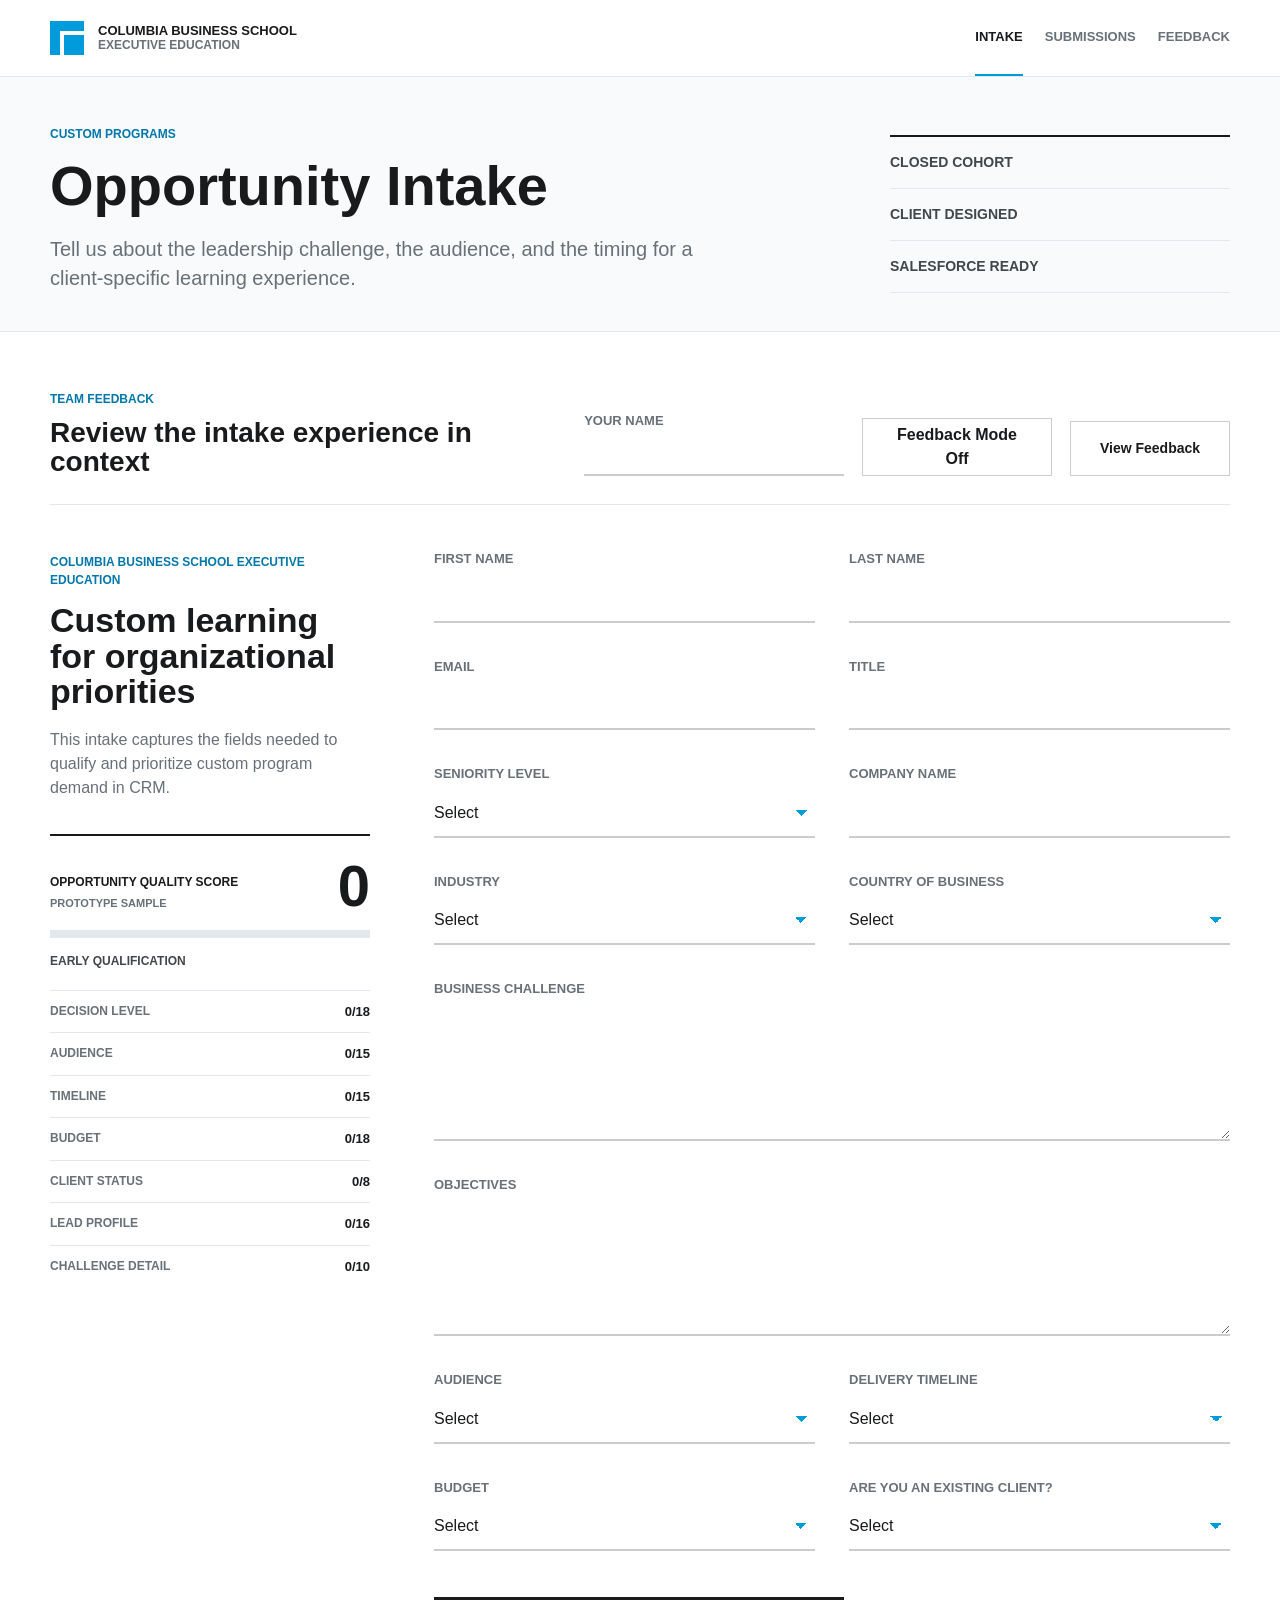
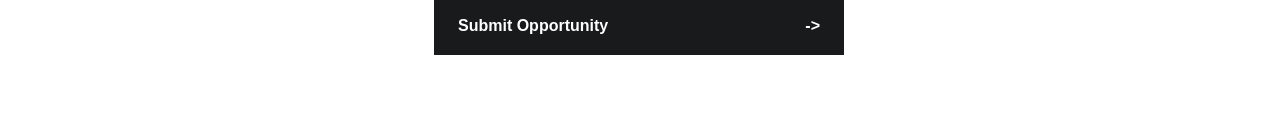
<file: index.html>
<!doctype html>
<html lang="en">
  <head>
    <meta charset="utf-8">
    <meta name="viewport" content="width=device-width, initial-scale=1">
    <title>Custom Programs Opportunity Intake</title>
    <link rel="stylesheet" href="styles.css">
  </head>
  <body>
    <header class="site-header">
      <div class="page-shell header-inner">
        <a class="brand-lockup" href="index.html" aria-label="Columbia Business School Executive Education">
          <span class="brand-mark" aria-hidden="true"></span>
          <span class="brand-text">
            <span>Columbia Business School</span>
            <span>Executive Education</span>
          </span>
        </a>
        <nav class="site-nav" aria-label="Primary navigation">
          <a href="index.html" aria-current="page">Intake</a>
          <a href="submissions.html">Submissions</a>
          <a href="feedback.html">Feedback</a>
        </nav>
      </div>
    </header>

    <main>
      <section class="intro-band">
        <div class="page-shell intro-grid">
          <div class="intro-copy">
            <p class="eyebrow">Custom Programs</p>
            <h1>Opportunity Intake</h1>
            <p>
              Tell us about the leadership challenge, the audience, and the timing for a client-specific learning experience.
            </p>
          </div>
          <div class="intro-meta" aria-label="Program focus">
            <span>Closed cohort</span>
            <span>Client designed</span>
            <span>Salesforce ready</span>
          </div>
        </div>
      </section>

      <section class="form-band" id="intake">
        <div class="page-shell feedback-setup" aria-label="Feedback setup">
          <div>
            <p class="eyebrow">Team Feedback</p>
            <h2>Review the intake experience in context</h2>
          </div>
          <div class="feedback-controls">
            <div class="form-field compact-field reviewer-field">
              <label for="reviewer-name">Your Name</label>
              <input id="reviewer-name" name="reviewer-name" type="text" autocomplete="name">
            </div>
            <button id="feedback-mode-toggle" class="secondary-button compact-button" type="button" aria-pressed="false">Feedback Mode Off</button>
            <a class="secondary-link compact-link" href="feedback.html">View Feedback</a>
          </div>
        </div>
        <div class="page-shell form-layout">
          <aside class="form-rail" aria-label="Opportunity context">
            <p class="rail-kicker">Columbia Business School Executive Education</p>
            <h2>Custom learning for organizational priorities</h2>
            <p>
              This intake captures the fields needed to qualify and prioritize custom program demand in CRM.
            </p>
            <div class="live-score" aria-live="polite">
              <div class="live-score-header">
                <div>
                  <p class="score-label">Opportunity Quality Score</p>
                  <p class="score-note">Prototype sample</p>
                </div>
                <strong id="live-oqs-score">0</strong>
              </div>
              <div class="score-meter" aria-hidden="true">
                <span id="live-oqs-meter"></span>
              </div>
              <p id="live-oqs-tier" class="tier-label">Early qualification</p>
              <dl class="score-breakdown">
                <div>
                  <dt>Decision level</dt>
                  <dd><span id="score-seniority">0</span>/18</dd>
                </div>
                <div>
                  <dt>Audience</dt>
                  <dd><span id="score-audience">0</span>/15</dd>
                </div>
                <div>
                  <dt>Timeline</dt>
                  <dd><span id="score-timeline">0</span>/15</dd>
                </div>
                <div>
                  <dt>Budget</dt>
                  <dd><span id="score-budget">0</span>/18</dd>
                </div>
                <div>
                  <dt>Client status</dt>
                  <dd><span id="score-client">0</span>/8</dd>
                </div>
                <div>
                  <dt>Lead profile</dt>
                  <dd><span id="score-profile">0</span>/16</dd>
                </div>
                <div>
                  <dt>Challenge detail</dt>
                  <dd><span id="score-detail">0</span>/10</dd>
                </div>
              </dl>
            </div>
          </aside>

          <form id="opportunity-form" class="intake-form" autocomplete="on">
            <div class="form-field feedback-target" data-feedback-id="firstName" data-feedback-label="First Name Field" data-feedback-type="field">
              <label for="firstName">First Name</label>
              <input id="firstName" name="firstName" type="text" autocomplete="given-name" required>
            </div>

            <div class="form-field feedback-target" data-feedback-id="lastName" data-feedback-label="Last Name Field" data-feedback-type="field">
              <label for="lastName">Last Name</label>
              <input id="lastName" name="lastName" type="text" autocomplete="family-name" required>
            </div>

            <div class="form-field feedback-target" data-feedback-id="email" data-feedback-label="Email Field" data-feedback-type="field">
              <label for="email">Email</label>
              <input id="email" name="email" type="email" autocomplete="email" required>
            </div>

            <div class="form-field feedback-target" data-feedback-id="title" data-feedback-label="Title Field" data-feedback-type="field">
              <label for="title">Title</label>
              <input id="title" name="title" type="text" autocomplete="organization-title" required>
            </div>

            <div class="form-field feedback-target" data-feedback-id="seniority" data-feedback-label="Seniority Level Field" data-feedback-type="field">
              <label for="seniority">Seniority Level</label>
              <select id="seniority" name="seniority" required></select>
            </div>

            <div class="form-field feedback-target" data-feedback-id="companyName" data-feedback-label="Company Name Field" data-feedback-type="field">
              <label for="companyName">Company Name</label>
              <input id="companyName" name="companyName" type="text" autocomplete="organization" required>
            </div>

            <div class="form-field feedback-target" data-feedback-id="industry" data-feedback-label="Industry Field" data-feedback-type="field">
              <label for="industry">Industry</label>
              <select id="industry" name="industry" required></select>
            </div>

            <div class="form-field feedback-target" data-feedback-id="country" data-feedback-label="Country of Business Field" data-feedback-type="field">
              <label for="country">Country of Business</label>
              <select id="country" name="country" required></select>
            </div>

            <div class="form-field form-field-wide feedback-target" data-feedback-id="businessChallenge" data-feedback-label="Business Challenge Field" data-feedback-type="field">
              <label for="businessChallenge">Business Challenge</label>
              <textarea id="businessChallenge" name="businessChallenge" rows="5" required></textarea>
            </div>

            <div class="form-field form-field-wide feedback-target" data-feedback-id="objectives" data-feedback-label="Objectives Field" data-feedback-type="field">
              <label for="objectives">Objectives</label>
              <textarea id="objectives" name="objectives" rows="5" required></textarea>
            </div>

            <div class="form-field feedback-target" data-feedback-id="audience" data-feedback-label="Audience Field" data-feedback-type="field">
              <label for="audience">Audience</label>
              <select id="audience" name="audience" required></select>
            </div>

            <div class="form-field feedback-target" data-feedback-id="deliveryTimeline" data-feedback-label="Delivery Timeline Field" data-feedback-type="field">
              <label for="deliveryTimeline">Delivery Timeline</label>
              <select id="deliveryTimeline" name="deliveryTimeline" required></select>
            </div>

            <div class="form-field feedback-target" data-feedback-id="budget" data-feedback-label="Budget Field" data-feedback-type="field">
              <label for="budget">Budget</label>
              <select id="budget" name="budget" required></select>
            </div>

            <div class="form-field feedback-target" data-feedback-id="existingClient" data-feedback-label="Existing Client Field" data-feedback-type="field">
              <label for="existingClient">Are You An Existing Client?</label>
              <select id="existingClient" name="existingClient" required></select>
            </div>

            <div class="form-actions">
              <button class="primary-button" type="submit">
                <span>Submit Opportunity</span>
                <span aria-hidden="true">-&gt;</span>
              </button>
            </div>
          </form>
        </div>
      </section>

      <section id="success-view" class="success-band" hidden aria-live="polite">
        <div class="page-shell success-layout">
          <div class="score-summary">
            <p class="eyebrow">Submitted</p>
            <h2>Opportunity captured</h2>
            <div class="oqs-block">
              <div>
                <p class="score-label">Opportunity Quality Score</p>
                <p class="score-note">Prototype sample</p>
              </div>
              <strong id="oqs-score">0</strong>
            </div>
            <div class="score-meter" aria-hidden="true">
              <span id="oqs-meter"></span>
            </div>
            <p id="oqs-tier" class="tier-label"></p>
            <button id="new-entry" class="secondary-button" type="button">Start Another Entry</button>
          </div>

          <div>
            <h2 class="summary-title">Entered Values</h2>
            <dl id="submission-summary" class="submission-summary"></dl>
          </div>
        </div>
      </section>
    </main>

    <script src="app.js"></script>
  </body>
</html>
</file>
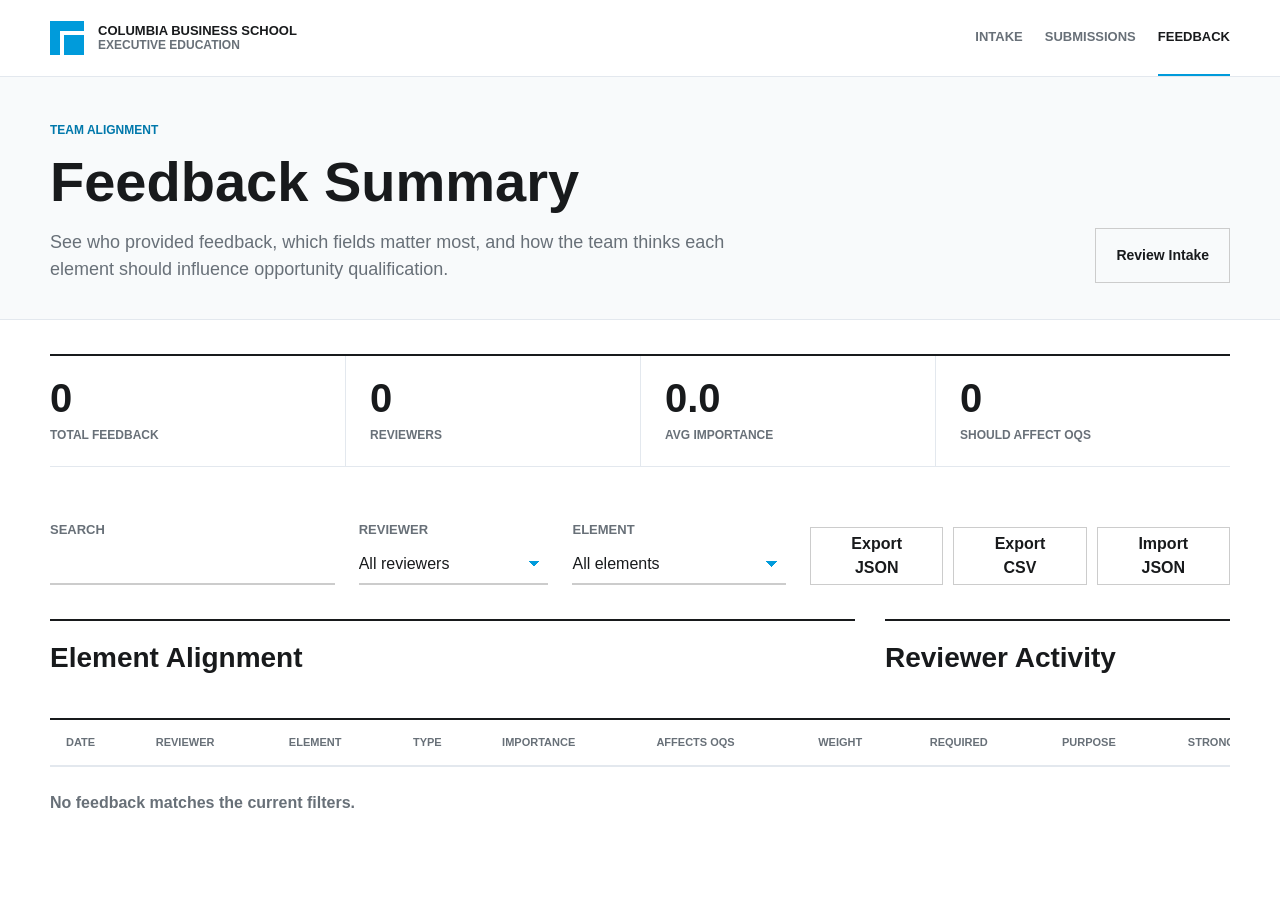
<file: feedback.html>
<!doctype html>
<html lang="en">
  <head>
    <meta charset="utf-8">
    <meta name="viewport" content="width=device-width, initial-scale=1">
    <title>Custom Programs Feedback</title>
    <link rel="stylesheet" href="styles.css">
  </head>
  <body>
    <header class="site-header">
      <div class="page-shell header-inner">
        <a class="brand-lockup" href="index.html" aria-label="Columbia Business School Executive Education">
          <span class="brand-mark" aria-hidden="true"></span>
          <span class="brand-text">
            <span>Columbia Business School</span>
            <span>Executive Education</span>
          </span>
        </a>
        <nav class="site-nav" aria-label="Primary navigation">
          <a href="index.html">Intake</a>
          <a href="submissions.html">Submissions</a>
          <a href="feedback.html" aria-current="page">Feedback</a>
        </nav>
      </div>
    </header>

    <main>
      <section class="ops-band">
        <div class="page-shell ops-header">
          <div>
            <p class="eyebrow">Team Alignment</p>
            <h1>Feedback Summary</h1>
            <p>
              See who provided feedback, which fields matter most, and how the team thinks each element should influence opportunity qualification.
            </p>
          </div>
          <a class="secondary-link" href="index.html">Review Intake</a>
        </div>
      </section>

      <section class="submissions-band">
        <div class="page-shell">
          <div class="summary-strip" aria-label="Feedback summary">
            <div>
              <span id="metric-feedback-total">0</span>
              <p>Total feedback</p>
            </div>
            <div>
              <span id="metric-reviewers">0</span>
              <p>Reviewers</p>
            </div>
            <div>
              <span id="metric-avg-importance">0</span>
              <p>Avg importance</p>
            </div>
            <div>
              <span id="metric-oqs-yes">0</span>
              <p>Should affect OQS</p>
            </div>
          </div>

          <div class="table-toolbar feedback-toolbar">
            <div class="form-field compact-field">
              <label for="feedback-search">Search</label>
              <input id="feedback-search" name="feedback-search" type="search" autocomplete="off">
            </div>
            <div class="form-field compact-field">
              <label for="reviewer-filter">Reviewer</label>
              <select id="reviewer-filter" name="reviewer-filter"></select>
            </div>
            <div class="form-field compact-field">
              <label for="element-filter">Element</label>
              <select id="element-filter" name="element-filter"></select>
            </div>
            <div class="feedback-action-row">
              <button id="export-json" class="secondary-button compact-button" type="button">Export JSON</button>
              <button id="export-csv" class="secondary-button compact-button" type="button">Export CSV</button>
              <button id="import-json" class="secondary-button compact-button" type="button">Import JSON</button>
              <input id="import-file" type="file" accept="application/json,.json" hidden>
            </div>
          </div>

          <div class="feedback-panels">
            <section class="feedback-panel">
              <h2>Element Alignment</h2>
              <div id="element-summary" class="element-summary-list"></div>
            </section>
            <section class="feedback-panel">
              <h2>Reviewer Activity</h2>
              <div id="reviewer-summary" class="reviewer-summary-list"></div>
            </section>
          </div>

          <div class="table-frame">
            <table class="submissions-table feedback-table">
              <thead>
                <tr>
                  <th scope="col">Date</th>
                  <th scope="col">Reviewer</th>
                  <th scope="col">Element</th>
                  <th scope="col">Type</th>
                  <th scope="col">Importance</th>
                  <th scope="col">Affects OQS</th>
                  <th scope="col">Weight</th>
                  <th scope="col">Required</th>
                  <th scope="col">Purpose</th>
                  <th scope="col">Strong Answer Definition</th>
                  <th scope="col">Comment</th>
                </tr>
              </thead>
              <tbody id="feedback-body"></tbody>
            </table>
          </div>
          <p id="feedback-empty-state" class="empty-state" hidden>No feedback matches the current filters.</p>
        </div>
      </section>
    </main>

    <script src="feedback.js"></script>
  </body>
</html>
</file>
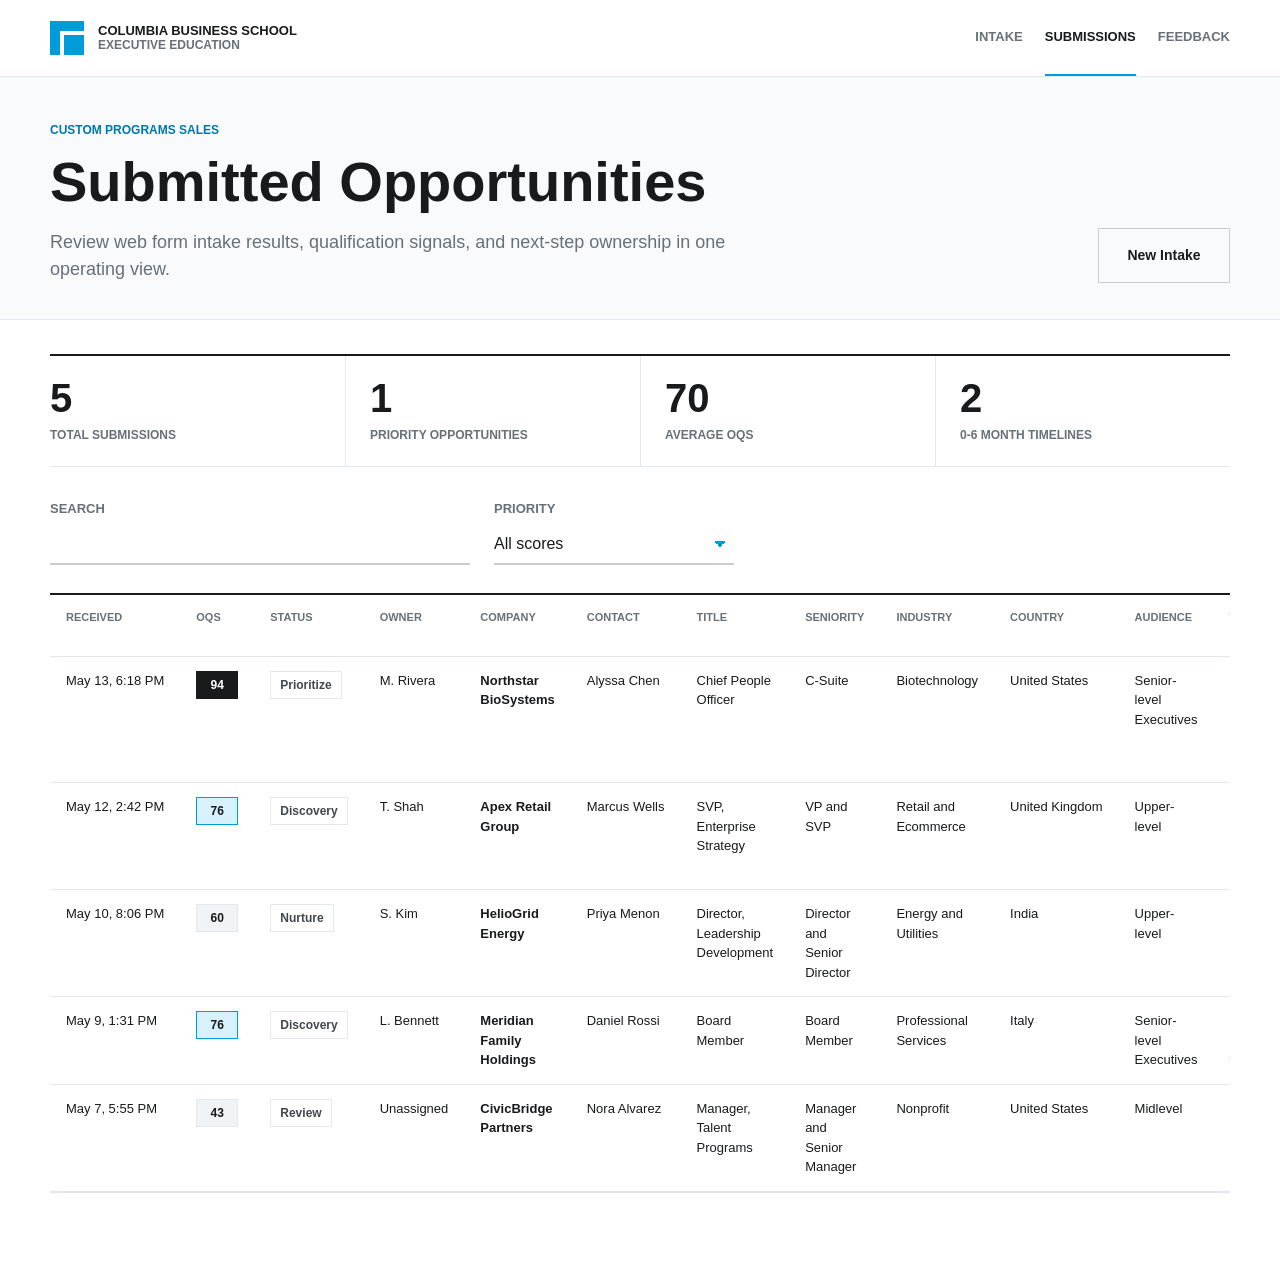
<file: submissions.html>
<!doctype html>
<html lang="en">
  <head>
    <meta charset="utf-8">
    <meta name="viewport" content="width=device-width, initial-scale=1">
    <title>Custom Programs Submissions</title>
    <link rel="stylesheet" href="styles.css">
  </head>
  <body>
    <header class="site-header">
      <div class="page-shell header-inner">
        <a class="brand-lockup" href="index.html" aria-label="Columbia Business School Executive Education">
          <span class="brand-mark" aria-hidden="true"></span>
          <span class="brand-text">
            <span>Columbia Business School</span>
            <span>Executive Education</span>
          </span>
        </a>
        <nav class="site-nav" aria-label="Primary navigation">
          <a href="index.html">Intake</a>
          <a href="submissions.html" aria-current="page">Submissions</a>
          <a href="feedback.html">Feedback</a>
        </nav>
      </div>
    </header>

    <main>
      <section class="ops-band">
        <div class="page-shell ops-header">
          <div>
            <p class="eyebrow">Custom Programs Sales</p>
            <h1>Submitted Opportunities</h1>
            <p>
              Review web form intake results, qualification signals, and next-step ownership in one operating view.
            </p>
          </div>
          <a class="secondary-link" href="index.html">New Intake</a>
        </div>
      </section>

      <section class="submissions-band">
        <div class="page-shell">
          <div class="summary-strip" aria-label="Submission summary">
            <div>
              <span id="metric-total">0</span>
              <p>Total submissions</p>
            </div>
            <div>
              <span id="metric-priority">0</span>
              <p>Priority opportunities</p>
            </div>
            <div>
              <span id="metric-average">0</span>
              <p>Average OQS</p>
            </div>
            <div>
              <span id="metric-fast">0</span>
              <p>0-6 month timelines</p>
            </div>
          </div>

          <div class="table-toolbar">
            <div class="form-field compact-field">
              <label for="submission-search">Search</label>
              <input id="submission-search" name="submission-search" type="search" autocomplete="off">
            </div>
            <div class="form-field compact-field">
              <label for="priority-filter">Priority</label>
              <select id="priority-filter" name="priority-filter">
                <option value="all">All scores</option>
                <option value="priority">Priority opportunity</option>
                <option value="strong">Strong and above</option>
              </select>
            </div>
          </div>

          <div class="table-frame">
            <table class="submissions-table">
              <thead>
                <tr>
                  <th scope="col">Received</th>
                  <th scope="col">OQS</th>
                  <th scope="col">Status</th>
                  <th scope="col">Owner</th>
                  <th scope="col">Company</th>
                  <th scope="col">Contact</th>
                  <th scope="col">Title</th>
                  <th scope="col">Seniority</th>
                  <th scope="col">Industry</th>
                  <th scope="col">Country</th>
                  <th scope="col">Audience</th>
                  <th scope="col">Timeline</th>
                  <th scope="col">Budget</th>
                  <th scope="col">Existing Client</th>
                  <th scope="col">Business Challenge</th>
                  <th scope="col">Objectives</th>
                </tr>
              </thead>
              <tbody id="submissions-body"></tbody>
            </table>
          </div>
          <p id="empty-state" class="empty-state" hidden>No submissions match the current filters.</p>
        </div>
      </section>
    </main>

    <script src="submissions.js"></script>
  </body>
</html>
</file>
<file: styles.css>
:root {
  --color-white: #fff;
  --color-black: #000;
  --color-blue-40: #009bdb;
  --color-blue-60: #0078ab;
  --color-gray-20: #e6e6e6;
  --color-gray-30: #ccc;
  --color-gray-60: #767676;
  --color-c-gray-5: #f8fafb;
  --color-c-gray-10: #f1f4f7;
  --color-c-gray-20: #e3e8ee;
  --color-c-gray-70: #687078;
  --color-c-gray-80: #42474c;
  --color-c-gray-90: #181a1c;
  --font-text: "neue-haas-grotesk-text", "Helvetica Neue", Arial, sans-serif;
  --font-display: "neue-haas-grotesk-display", "Helvetica Neue", Arial, sans-serif;
  --max-width: 1180px;
}

* {
  box-sizing: border-box;
}

html {
  scroll-behavior: smooth;
}

body {
  margin: 0;
  background: var(--color-white);
  color: var(--color-c-gray-90);
  font-family: var(--font-text);
  font-size: 16px;
  line-height: 1.5;
}

button,
input,
select,
textarea {
  font: inherit;
}

button {
  cursor: pointer;
}

.page-shell {
  width: min(100% - 40px, var(--max-width));
  margin: 0 auto;
}

.site-header {
  border-bottom: 1px solid var(--color-c-gray-20);
  background: var(--color-white);
}

.header-inner {
  min-height: 74px;
  display: flex;
  align-items: center;
  justify-content: space-between;
  gap: 28px;
}

.brand-lockup {
  display: inline-flex;
  align-items: center;
  gap: 14px;
  color: inherit;
  text-decoration: none;
}

.brand-mark {
  position: relative;
  width: 34px;
  height: 34px;
  flex: 0 0 34px;
  background: var(--color-blue-40);
}

.brand-mark::before {
  position: absolute;
  content: "";
  inset: 10px 0 0 10px;
  border-left: 4px solid var(--color-white);
  border-top: 4px solid var(--color-white);
}

.brand-text {
  display: grid;
  gap: 1px;
  line-height: 1.05;
  text-transform: uppercase;
}

.brand-text span:first-child {
  font-size: 13px;
  font-weight: 700;
}

.brand-text span:last-child {
  color: var(--color-c-gray-70);
  font-size: 12px;
  font-weight: 600;
}

.site-nav {
  display: flex;
  align-items: center;
  gap: 22px;
  margin-left: auto;
}

.site-nav a {
  border-bottom: 2px solid transparent;
  color: var(--color-c-gray-70);
  font-size: 13px;
  font-weight: 700;
  line-height: 74px;
  text-decoration: none;
  text-transform: uppercase;
}

.site-nav a:hover,
.site-nav a:focus,
.site-nav a[aria-current="page"] {
  border-bottom-color: var(--color-blue-40);
  color: var(--color-c-gray-90);
}

.intro-band {
  background: var(--color-c-gray-5);
  border-bottom: 1px solid var(--color-c-gray-20);
}

.intro-grid {
  min-height: 245px;
  display: grid;
  grid-template-columns: minmax(0, 1fr) minmax(250px, 340px);
  gap: 48px;
  align-items: end;
  padding: 48px 0 38px;
}

.intro-copy {
  max-width: 760px;
}

.eyebrow,
.rail-kicker,
.score-label,
.score-note,
.tier-label {
  margin: 0;
  font-size: 12px;
  font-weight: 700;
  letter-spacing: 0;
  text-transform: uppercase;
}

.eyebrow,
.rail-kicker {
  color: var(--color-blue-60);
}

h1,
h2 {
  margin: 0;
  font-family: var(--font-display);
  font-weight: 600;
  line-height: 1.04;
  letter-spacing: 0;
}

h1 {
  max-width: 920px;
  margin-top: 14px;
  font-size: 56px;
}

.intro-copy p:last-child {
  max-width: 670px;
  margin: 20px 0 0;
  color: var(--color-c-gray-70);
  font-size: 20px;
  line-height: 1.45;
}

.intro-meta {
  display: grid;
  border-top: 2px solid var(--color-c-gray-90);
}

.intro-meta span {
  padding: 15px 0;
  border-bottom: 1px solid var(--color-c-gray-20);
  color: var(--color-c-gray-80);
  font-size: 14px;
  font-weight: 700;
  text-transform: uppercase;
}

.form-band {
  padding: 58px 0 82px;
}

.feedback-setup {
  display: flex;
  align-items: end;
  justify-content: space-between;
  gap: 36px;
  margin-bottom: 44px;
  padding-bottom: 28px;
  border-bottom: 1px solid var(--color-c-gray-20);
}

.feedback-setup h2 {
  margin-top: 10px;
  font-size: 28px;
}

.feedback-controls {
  display: grid;
  grid-template-columns: minmax(220px, 300px) minmax(160px, 190px) minmax(130px, 160px);
  gap: 18px;
  align-items: end;
}

.compact-button,
.compact-link {
  min-height: 44px;
  margin-top: 0;
  padding: 0 16px;
  font-size: 13px;
}

.compact-link {
  display: inline-flex;
  align-items: center;
  justify-content: center;
}

.form-layout {
  display: grid;
  grid-template-columns: minmax(230px, 320px) minmax(0, 1fr);
  gap: 64px;
  align-items: start;
}

.form-rail {
  position: sticky;
  top: 28px;
  padding-top: 4px;
}

.form-rail h2 {
  margin-top: 14px;
  font-size: 34px;
}

.form-rail > p:not(.rail-kicker) {
  margin: 18px 0 0;
  color: var(--color-c-gray-70);
}

.live-score {
  margin-top: 34px;
  padding-top: 24px;
  border-top: 2px solid var(--color-c-gray-90);
}

.live-score-header {
  display: flex;
  align-items: end;
  justify-content: space-between;
  gap: 18px;
}

#live-oqs-score {
  font-family: var(--font-display);
  font-size: 58px;
  line-height: 0.9;
}

.score-breakdown {
  display: grid;
  gap: 0;
  margin: 20px 0 0;
}

.score-breakdown div {
  display: flex;
  justify-content: space-between;
  gap: 18px;
  padding: 11px 0;
  border-top: 1px solid var(--color-c-gray-20);
}

.score-breakdown dt,
.score-breakdown dd {
  margin: 0;
}

.score-breakdown dt {
  color: var(--color-c-gray-70);
  font-size: 12px;
  font-weight: 700;
  text-transform: uppercase;
}

.score-breakdown dd {
  color: var(--color-c-gray-90);
  font-size: 13px;
  font-weight: 700;
}

.intake-form {
  display: grid;
  grid-template-columns: repeat(2, minmax(0, 1fr));
  column-gap: 34px;
  row-gap: 34px;
}

.form-field {
  display: grid;
  gap: 6px;
}

.feedback-target {
  position: relative;
}

.feedback-button {
  display: none;
  position: absolute;
  top: -2px;
  right: 0;
  z-index: 2;
  min-height: 28px;
  border: 1px solid var(--color-blue-40);
  background: var(--color-white);
  color: var(--color-blue-60);
  padding: 4px 9px;
  font-size: 11px;
  font-weight: 700;
  text-transform: uppercase;
}

.is-feedback-mode .feedback-button {
  display: inline-flex;
  align-items: center;
}

.is-feedback-mode .feedback-target {
  opacity: 1;
  outline: 1px solid rgba(0, 155, 219, 0.28);
  outline-offset: 8px;
}

.is-feedback-mode .form-rail > :not(.feedback-target),
.is-feedback-mode .intake-form > :not(.feedback-target) {
  opacity: 0.32;
  transition: opacity 160ms ease;
}

.form-field.feedback-target label {
  padding-right: 96px;
}

.form-field-wide {
  grid-column: 1 / -1;
}

.form-field label {
  color: var(--color-c-gray-70);
  font-size: 13px;
  font-weight: 700;
  text-transform: uppercase;
}

.form-field input,
.form-field select,
.form-field textarea {
  width: 100%;
  border: 0;
  border-bottom: 2px solid var(--color-gray-30);
  border-radius: 0;
  background: transparent;
  color: var(--color-c-gray-90);
  outline: none;
  transition: border-color 160ms ease, background-color 160ms ease;
}

.form-field input,
.form-field select {
  min-height: 48px;
}

.form-field textarea {
  min-height: 128px;
  padding-top: 12px;
  resize: vertical;
}

.form-field select {
  appearance: none;
  padding-right: 32px;
  background-image:
    linear-gradient(45deg, transparent 50%, var(--color-blue-40) 50%),
    linear-gradient(135deg, var(--color-blue-40) 50%, transparent 50%);
  background-position:
    calc(100% - 14px) 50%,
    calc(100% - 8px) 50%;
  background-size: 6px 6px, 6px 6px;
  background-repeat: no-repeat;
}

.form-field input:hover,
.form-field select:hover,
.form-field textarea:hover {
  border-bottom-color: var(--color-c-gray-90);
}

.form-field input:focus,
.form-field select:focus,
.form-field textarea:focus {
  border-bottom-color: var(--color-blue-40);
  background: var(--color-c-gray-5);
}

.form-actions {
  grid-column: 1 / -1;
  padding-top: 12px;
}

.primary-button,
.secondary-button {
  min-height: 58px;
  border-radius: 0;
  padding: 0 23px;
  font-size: 16px;
  font-weight: 700;
  letter-spacing: 0;
}

.primary-button {
  width: min(100%, 410px);
  display: inline-flex;
  align-items: center;
  justify-content: space-between;
  gap: 18px;
  border: 1px solid var(--color-c-gray-90);
  background: var(--color-c-gray-90);
  color: var(--color-white);
}

.primary-button:hover,
.primary-button:focus {
  background: var(--color-c-gray-80);
  border-color: var(--color-c-gray-80);
}

.secondary-button {
  width: 100%;
  margin-top: 28px;
  border: 1px solid var(--color-gray-30);
  background: transparent;
  color: var(--color-c-gray-90);
}

.secondary-button:hover,
.secondary-button:focus {
  background: var(--color-c-gray-90);
  border-color: var(--color-c-gray-90);
  color: var(--color-white);
}

.success-band {
  padding: 58px 0 86px;
  border-top: 1px solid var(--color-c-gray-20);
  background: var(--color-white);
}

.ops-band {
  background: var(--color-c-gray-5);
  border-bottom: 1px solid var(--color-c-gray-20);
}

.ops-header {
  min-height: 214px;
  display: flex;
  align-items: end;
  justify-content: space-between;
  gap: 40px;
  padding: 44px 0 36px;
}

.ops-header > div {
  max-width: 830px;
}

.ops-header h1 {
  margin-top: 14px;
}

.ops-header p:last-child {
  max-width: 720px;
  margin: 18px 0 0;
  color: var(--color-c-gray-70);
  font-size: 18px;
}

.secondary-link {
  min-width: 132px;
  border: 1px solid var(--color-gray-30);
  padding: 16px 20px;
  color: var(--color-c-gray-90);
  font-size: 14px;
  font-weight: 700;
  text-align: center;
  text-decoration: none;
}

.secondary-link:hover,
.secondary-link:focus {
  background: var(--color-c-gray-90);
  border-color: var(--color-c-gray-90);
  color: var(--color-white);
}

.submissions-band {
  padding: 34px 0 72px;
}

.summary-strip {
  display: grid;
  grid-template-columns: repeat(4, minmax(0, 1fr));
  border-top: 2px solid var(--color-c-gray-90);
  border-bottom: 1px solid var(--color-c-gray-20);
}

.summary-strip div {
  min-width: 0;
  padding: 22px 24px 22px 0;
}

.summary-strip div:not(:first-child) {
  padding-left: 24px;
  border-left: 1px solid var(--color-c-gray-20);
}

.summary-strip span {
  display: block;
  font-family: var(--font-display);
  font-size: 40px;
  font-weight: 600;
  line-height: 1;
}

.summary-strip p {
  margin: 8px 0 0;
  color: var(--color-c-gray-70);
  font-size: 12px;
  font-weight: 700;
  text-transform: uppercase;
}

.table-toolbar {
  display: grid;
  grid-template-columns: minmax(260px, 420px) minmax(180px, 240px);
  gap: 24px;
  align-items: end;
  margin-top: 32px;
}

.compact-field input,
.compact-field select {
  min-height: 40px;
}

.table-frame {
  width: 100%;
  margin-top: 28px;
  overflow-x: auto;
  border-top: 2px solid var(--color-c-gray-90);
  border-bottom: 1px solid var(--color-c-gray-20);
}

.submissions-table {
  width: 100%;
  min-width: 1720px;
  border-collapse: collapse;
  font-size: 13px;
}

.submissions-table th,
.submissions-table td {
  padding: 14px 16px;
  border-bottom: 1px solid var(--color-c-gray-20);
  text-align: left;
  vertical-align: top;
}

.submissions-table th {
  position: sticky;
  top: 0;
  z-index: 1;
  background: var(--color-white);
  color: var(--color-c-gray-70);
  font-size: 11px;
  font-weight: 700;
  text-transform: uppercase;
}

.submissions-table tbody tr:hover {
  background: var(--color-c-gray-5);
}

.nowrap {
  white-space: nowrap;
}

.strong-cell {
  font-weight: 700;
}

.long-cell {
  min-width: 320px;
  max-width: 380px;
}

.oqs-badge,
.status-badge {
  display: inline-flex;
  min-height: 26px;
  align-items: center;
  border: 1px solid var(--color-c-gray-20);
  padding: 4px 9px;
  font-size: 12px;
  font-weight: 700;
  white-space: nowrap;
}

.oqs-badge {
  min-width: 42px;
  justify-content: center;
  background: var(--color-c-gray-10);
  color: var(--color-c-gray-90);
}

.oqs-badge.is-strong {
  border-color: var(--color-blue-40);
  background: var(--color-blue-5, #d8f2fd);
}

.oqs-badge.is-priority {
  background: var(--color-c-gray-90);
  border-color: var(--color-c-gray-90);
  color: var(--color-white);
}

.status-badge {
  background: var(--color-white);
  color: var(--color-c-gray-80);
}

.empty-state {
  margin: 24px 0 0;
  color: var(--color-c-gray-70);
  font-weight: 700;
}

.feedback-drawer {
  position: fixed;
  top: 0;
  right: 0;
  z-index: 10;
  width: min(460px, 100vw);
  height: 100vh;
  overflow: auto;
  border-left: 1px solid var(--color-c-gray-20);
  background: var(--color-white);
  box-shadow: -16px 0 40px rgba(24, 26, 28, 0.18);
  padding: 30px;
}

.drawer-close-button {
  position: fixed;
  top: 18px;
  right: 18px;
  width: 36px;
  height: 36px;
  border: 1px solid var(--color-c-gray-20);
  background: var(--color-white);
  color: var(--color-c-gray-90);
  cursor: pointer;
  font-size: 13px;
  font-weight: 800;
}

.drawer-close-button:focus,
.drawer-close-button:hover {
  border-color: var(--color-blue-40);
  color: var(--color-blue-60);
}

.feedback-drawer h2 {
  padding-right: 48px;
  font-size: 30px;
}

.drawer-target {
  margin: 10px 0 24px;
  color: var(--color-c-gray-70);
  font-weight: 700;
}

.feedback-form {
  display: grid;
  gap: 20px;
}

.drawer-field {
  display: grid;
  gap: 7px;
}

.drawer-field span {
  color: var(--color-c-gray-70);
  font-size: 12px;
  font-weight: 700;
  text-transform: uppercase;
}

.drawer-field input,
.drawer-field select,
.drawer-field textarea {
  width: 100%;
  border: 1px solid var(--color-c-gray-20);
  border-radius: 0;
  background: var(--color-white);
  color: var(--color-c-gray-90);
  padding: 12px;
  outline: none;
}

.drawer-field textarea {
  resize: vertical;
}

.drawer-field input:focus,
.drawer-field select:focus,
.drawer-field textarea:focus {
  border-color: var(--color-blue-40);
}

.drawer-actions {
  display: grid;
  grid-template-columns: 1fr 1fr;
  gap: 12px;
  padding-top: 6px;
}

.drawer-actions .secondary-button,
.drawer-actions .primary-button {
  width: 100%;
  min-height: 48px;
}

.feedback-toolbar {
  grid-template-columns: minmax(220px, 1.2fr) minmax(170px, 0.8fr) minmax(190px, 0.9fr) minmax(420px, 1.4fr);
}

.feedback-action-row {
  display: grid;
  grid-template-columns: repeat(3, minmax(0, 1fr));
  gap: 10px;
}

.feedback-panels {
  display: grid;
  grid-template-columns: minmax(0, 1.4fr) minmax(260px, 0.6fr);
  gap: 30px;
  margin-top: 34px;
}

.feedback-panel {
  border-top: 2px solid var(--color-c-gray-90);
  padding-top: 22px;
}

.feedback-panel h2 {
  font-size: 28px;
}

.element-summary-list,
.reviewer-summary-list {
  display: grid;
  gap: 0;
  margin-top: 18px;
}

.alignment-row {
  display: grid;
  grid-template-columns: minmax(0, 1fr) minmax(180px, auto);
  gap: 18px;
  align-items: start;
  padding: 16px 0;
  border-top: 1px solid var(--color-c-gray-20);
}

.alignment-row strong,
.alignment-row span {
  display: block;
}

.alignment-row strong {
  font-size: 14px;
}

.alignment-row span,
.alignment-row p {
  color: var(--color-c-gray-70);
  font-size: 12px;
  font-weight: 700;
  text-transform: uppercase;
}

.alignment-row p {
  margin: 0;
  text-align: right;
}

.feedback-table {
  min-width: 1540px;
}

.success-layout {
  display: grid;
  grid-template-columns: minmax(260px, 360px) minmax(0, 1fr);
  gap: 64px;
  align-items: start;
}

.score-summary {
  border-top: 2px solid var(--color-c-gray-90);
  padding-top: 26px;
}

.score-summary h2,
.summary-title {
  margin-top: 12px;
  font-size: 34px;
}

.oqs-block {
  display: flex;
  align-items: end;
  justify-content: space-between;
  gap: 18px;
  margin-top: 34px;
}

.score-label {
  color: var(--color-c-gray-90);
}

.score-note {
  margin-top: 4px;
  color: var(--color-c-gray-70);
  font-size: 11px;
}

#oqs-score {
  font-family: var(--font-display);
  font-size: 76px;
  line-height: 0.9;
}

.score-meter {
  height: 8px;
  margin-top: 18px;
  background: var(--color-c-gray-20);
}

.score-meter span {
  display: block;
  width: 0%;
  height: 100%;
  background: var(--color-blue-40);
  transition: width 260ms ease;
}

.tier-label {
  margin-top: 14px;
  color: var(--color-c-gray-80);
}

.submission-summary {
  display: grid;
  grid-template-columns: repeat(2, minmax(0, 1fr));
  gap: 18px;
  margin: 24px 0 0;
}

.summary-item {
  min-width: 0;
  padding: 18px 0;
  border-top: 1px solid var(--color-c-gray-20);
}

.summary-item-wide {
  grid-column: 1 / -1;
}

.summary-item dt {
  margin: 0 0 7px;
  color: var(--color-c-gray-70);
  font-size: 12px;
  font-weight: 700;
  text-transform: uppercase;
}

.summary-item dd {
  margin: 0;
  overflow-wrap: anywhere;
  color: var(--color-c-gray-90);
}

[hidden] {
  display: none !important;
}

@media (max-width: 880px) {
  .intro-grid,
  .form-layout,
  .success-layout,
  .ops-header {
    grid-template-columns: 1fr;
    gap: 34px;
  }

  .ops-header {
    display: grid;
  }

  .intro-grid {
    min-height: auto;
    padding: 40px 0 32px;
  }

  h1 {
    font-size: 42px;
  }

  .intro-copy p:last-child {
    font-size: 18px;
  }

  .form-rail {
    position: static;
  }

  .intake-form,
  .submission-summary {
    grid-template-columns: 1fr;
  }

  .summary-strip,
  .table-toolbar {
    grid-template-columns: repeat(2, minmax(0, 1fr));
  }

  .feedback-setup,
  .feedback-panels {
    display: grid;
    grid-template-columns: 1fr;
  }

  .feedback-controls,
  .feedback-toolbar {
    grid-template-columns: 1fr;
  }
}

@media (max-width: 560px) {
  .page-shell {
    width: min(100% - 28px, var(--max-width));
  }

  .header-inner {
    min-height: 68px;
  }

  .brand-text span:first-child {
    font-size: 11px;
  }

  .brand-text span:last-child {
    font-size: 11px;
  }

  .header-inner {
    align-items: flex-start;
    flex-direction: column;
    gap: 8px;
    padding: 16px 0 0;
  }

  .site-nav {
    width: 100%;
    gap: 18px;
  }

  .site-nav a {
    line-height: 42px;
  }

  h1 {
    font-size: 36px;
  }

  .form-band,
  .success-band,
  .submissions-band {
    padding: 40px 0 62px;
  }

  .summary-strip,
  .table-toolbar {
    grid-template-columns: 1fr;
  }

  .feedback-action-row,
  .drawer-actions {
    grid-template-columns: 1fr;
  }

  .alignment-row {
    grid-template-columns: 1fr;
  }

  .alignment-row p {
    text-align: left;
  }

  .summary-strip div,
  .summary-strip div:not(:first-child) {
    padding: 18px 0;
    border-left: 0;
  }

  .summary-strip div:not(:first-child) {
    border-top: 1px solid var(--color-c-gray-20);
  }

  .form-rail h2,
  .score-summary h2,
  .summary-title {
    font-size: 28px;
  }

  #live-oqs-score,
  #oqs-score {
    font-size: 62px;
  }
}
</file>
